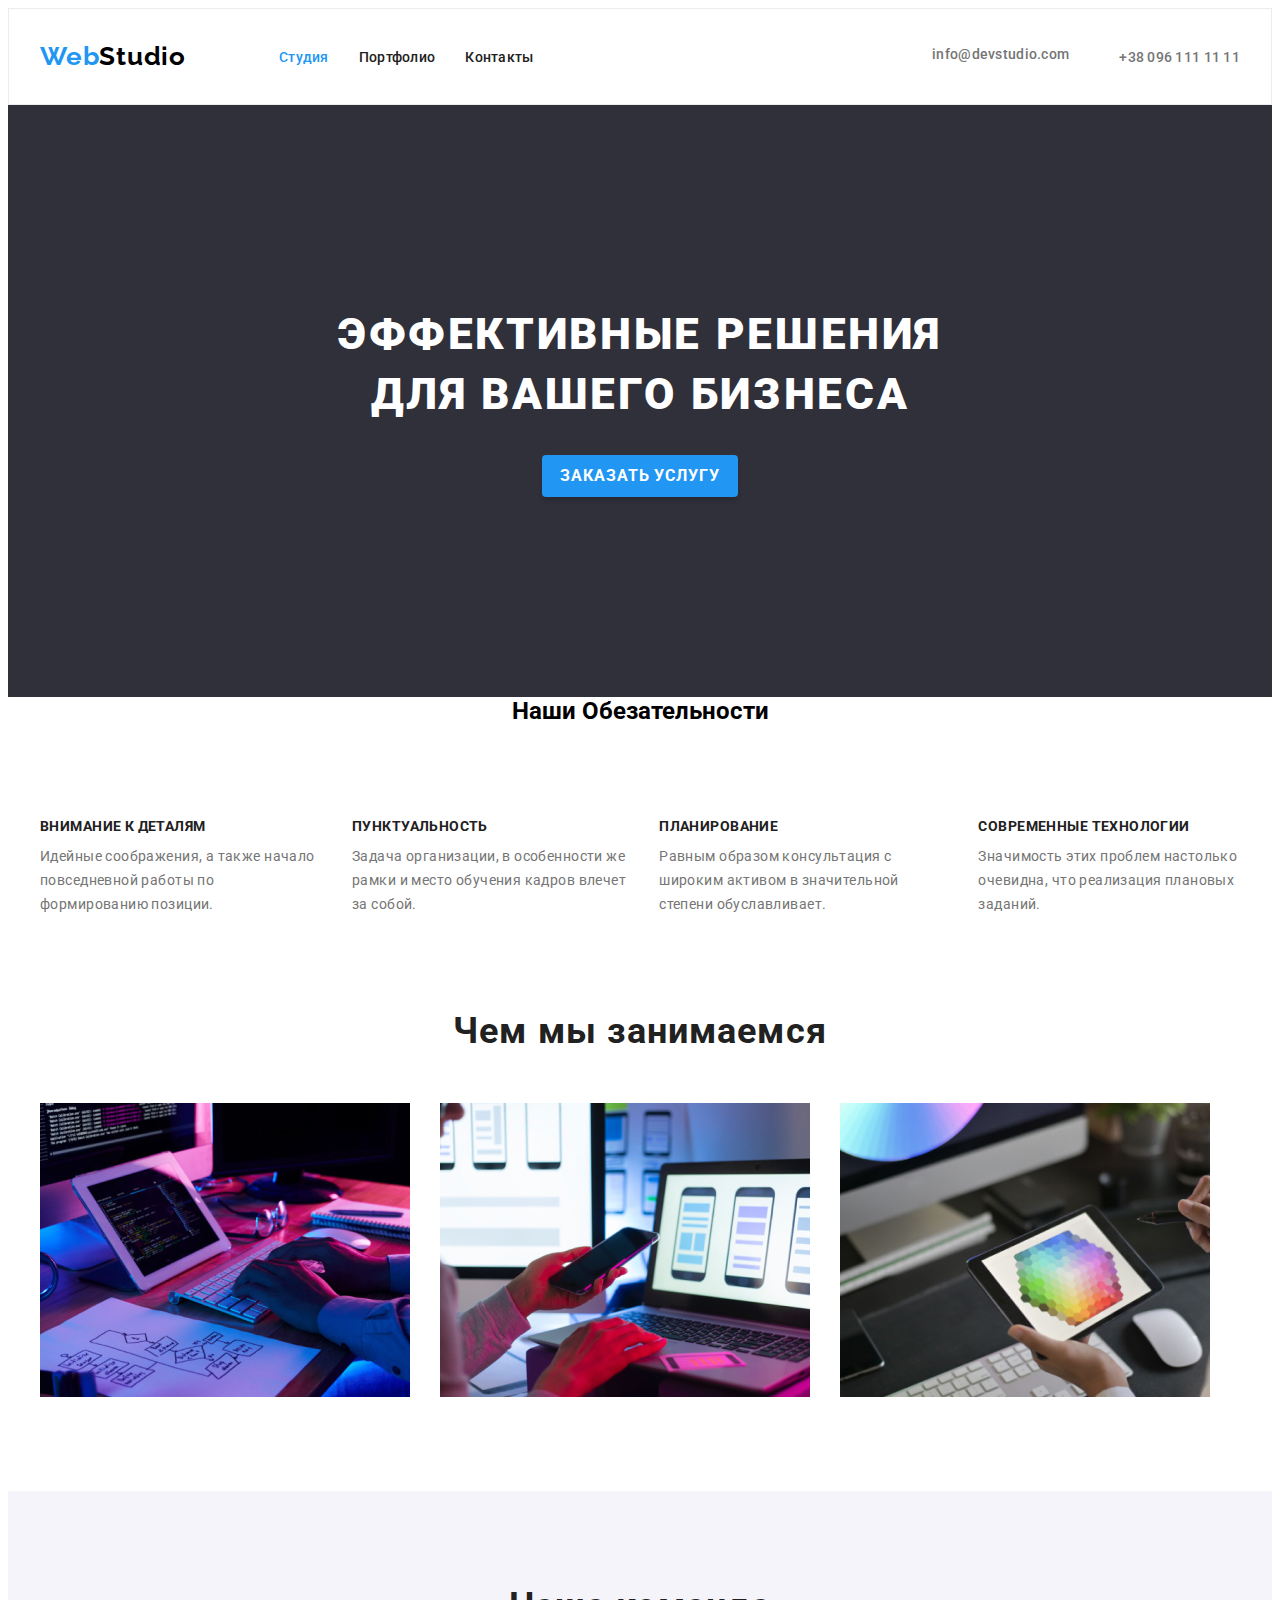
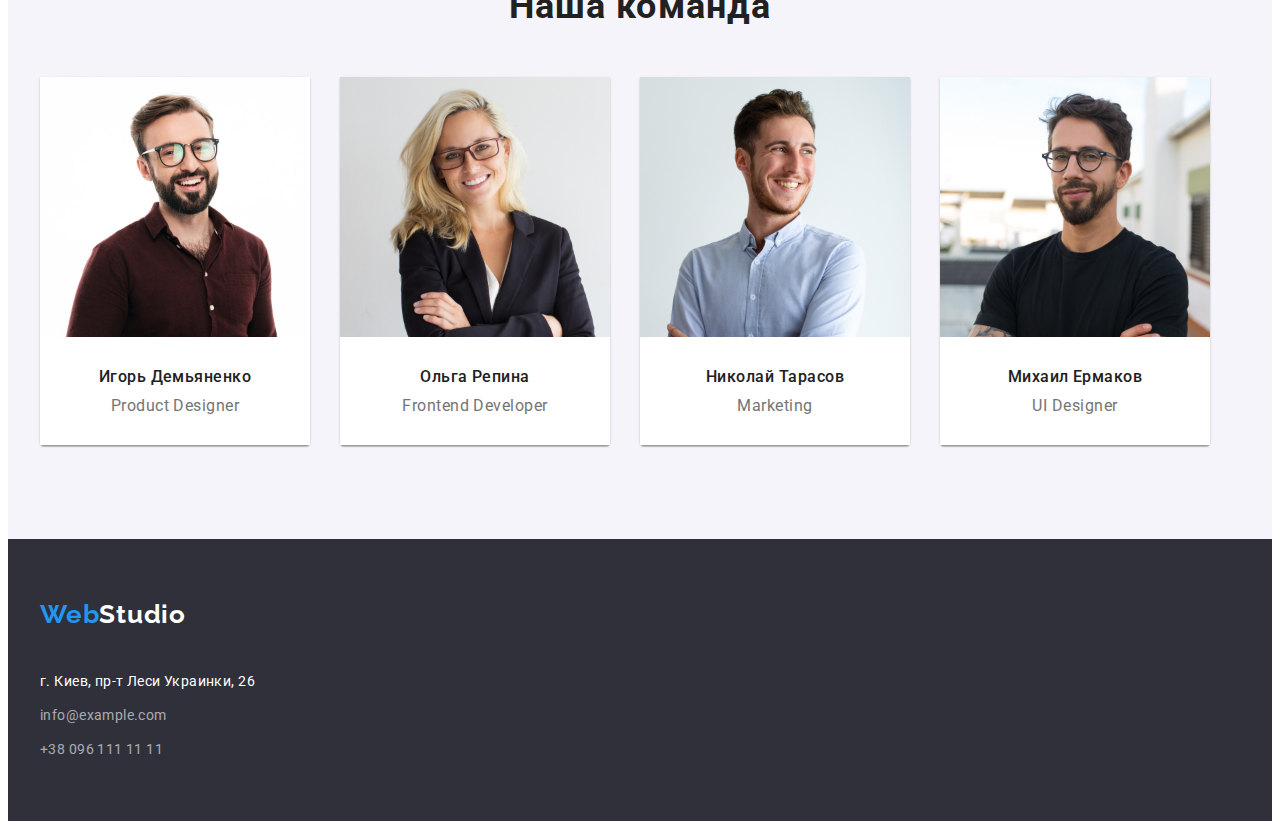
<file: index.html>
<!DOCTYPE html>
<html lang="ru">
<head>
    <meta charset="UTF-8">
    <meta http-equiv="X-UA-Compatible" content="IE=edge">
    <meta name="viewport" content="width=device-width, initial-scale=1.0">
    <title>Webstudio</title>
    <link href="https://fonts.googleapis.com/css2?family=Raleway:wght@700&family=Roboto:wght@400;500;700;900&display=swap"
        rel="stylesheet">
        <link rel="stylesheet" href="https://cdnjs.cloudflare.com/ajax/libs/modern-normalize/1.1.0/modern-normalize.min.css"
            integrity="sha512-wpPYUAdjBVSE4KJnH1VR1HeZfpl1ub8YT/NKx4PuQ5NmX2tKuGu6U/JRp5y+Y8XG2tV+wKQpNHVUX03MfMFn9Q=="
            crossorigin="anonymous" referrerpolicy="no-referrer" />
    <link rel="stylesheet" href="./css/styles.css">
</head>
<body>
                                <!-- ========= Header ========= -->
     <header class="header">
         <div class="container header-container">
        <a class="logo  link" href="./index.html"><span class="logo-site">Web</span>Studio</a>
         <nav class="navigation">
             <ul class="nav-list list">
                 <li class="nav-list-item"> <a class="nav-list-link link current" href="./index.html">Студия</a> </li>
                 <li class="nav-list-item"> <a class="nav-list-link link" href="./portfolio.html">Портфолио</a></li>
                 <li class="nav-list-item"> <a class="nav-list-link link" href="">Контакты</a></li>
             </ul>
         </nav>
         <ul class="main-conacts list">
             <li class="contact-number"><a class="contact-link link" href="mailto:info@devstudio.com">info@devstudio.com</a></li>
             <li class="contact-mail"><a class="contact-link link" href="tel:+380961111111">+38 096 111 11 11</a></li>
         </ul>
        </div>
     </header>
     <main>
       
                                <!-- ========= Hero ========= -->

     <section class="hero">
        <div class="container hero-container">
         <h1 class="hero-title">Эффективные решения <br>для вашего бизнеса</h1>
         <button class="hero-btn" type="button">Заказать услугу</button>
        </div>
            </section>


                                <!-- ========= Qualities ========= -->

    <section class="qualities ">

        <h2 class="caption">Наши Обезательности</h2>
        <div class="section container">
        <ul class="caption-list list">
        <li class="caption-list-item">
        <h3 class="caption-subtitle">Внимание к деталям</h3>
        <p class="caption-text">Идейные соображения, а также начало повседневной работы по формированию позиции.</p>
        </li>

        <li class="caption-list-item"">
        <h3 class="caption-subtitle">Пунктуальность</h3>
        <p class="caption-text">Задача организации, в особенности же рамки и место обучения кадров влечет за собой.</p>
        </li>

        <li class="caption-list-item">
        <h3 class="caption-subtitle">Планирование</h3>
        <p class="caption-text">Равным образом консультация с широким активом в значительной степени обуславливает.</p>
        </li>

        <li class="caption-list-item">
        <h3 class="caption-subtitle">Современные технологии</h3>
        <p class="caption-text">Значимость этих проблем настолько очевидна, что реализация плановых заданий.</p>
        </li>

        </ul>
        </div>

        </section>

                                <!-- ========= Obligation ========= -->

        <section class="obligation-section">
            
            <div class="container">
    <h2 class="obligation">Чем мы занимаемся</h2>

<ul  class="obligation-list list">
    <li class="obligation-list-item"><img src="./img/studio-1.jpg" class="obligation-photo" alt="печатает код" width="370" ></li>
    <li class="obligation-list-item"><img src="./img/studio-2.jpg" class="obligation-photo" alt="синхронизирует телефон с пк" width="370"></li>
    <li class="obligation-list-item"><img src="./img/studio-3.jpg" class="obligation-photo" alt="выбирает цвет" width="370"></li>
</ul>
</div>
    </section>

                                <!-- ========= Our Team ========= -->

    <section class="team-section">
        <div class="container section">
        <h2 class="subtitle ">Наша команда</h2>
<ul class="subtitle-list list">
    <li class="subtitle-list-item"><img src="./img/crew-1.jpg" alt="дизайнер" class="subtitle-photo" width="270">
        <div class="container-title">
        <h3 class="subtitle-text">Игорь Демьяненко</h3>
        
        <p class="subtitle-test-desk"  lang="en">Product Designer</p>
    </div>
    </li>

    <li class="subtitle-list-item"><img src="./img/crew-2.jpg" alt="фронтенд" class="subtitle-photo" width="270">
        <div class="container-title">
        <h3 class="subtitle-text">Ольга Репина</h3>
        <p class="subtitle-test-desk" lang="en">Frontend Developer</p>
    </div>
    </li>
    <li class="subtitle-list-item"><img src="./img/crew-3.jpg" alt="маркетинг" class="subtitle-photo" width="270">
        <div class="container-title">
        <h3 class="subtitle-text">Николай Тарасов</h3>
        <p class="subtitle-test-desk" lang="en">Marketing</p>
    <div>
    </li>
    </li>
    <li class="subtitle-list-item"><img src="./img/crew-4.jpg" alt="дизайнер интерфейса" class="subtitle-photo" width="270">
        <div class="container-title">
        <h3 class="subtitle-text">Михаил Ермаков</h3>
        <p class="subtitle-test-desk" lang="en">UI Designer</p>
    </div>
    </li>
</ul>
</div>
    </section>

   

                                <!-- ========= Footer ========= -->

    </main>
    <footer class="footer">
        <div class="container footer-section">
        <a class="footer-logo link" href="./index.html"><span class="logo-site-footer">Web</span>Studio</a>
        <address class="footer-addresses">
            <ul class="footer-list list">
                <li class="footer-list-item"><a class="footer-list-address link" href="https://goo.gl/maps/dBc9ygSWZL8AYV39A">г. Киев, пр-т Леси Украинки, 26</a></li>
                <li class="footer-list-item"><a class="footer-list-link link" href="mailto:info@example.com">info@example.com</a></li>
                <li class="footer-list-item"><a class="footer-list-link link" href="tel:+380991111111">+38 096 111 11 11</a></li>
            </ul>

        </address>
        </div>
    </footer>
</body>
</html>
</file>
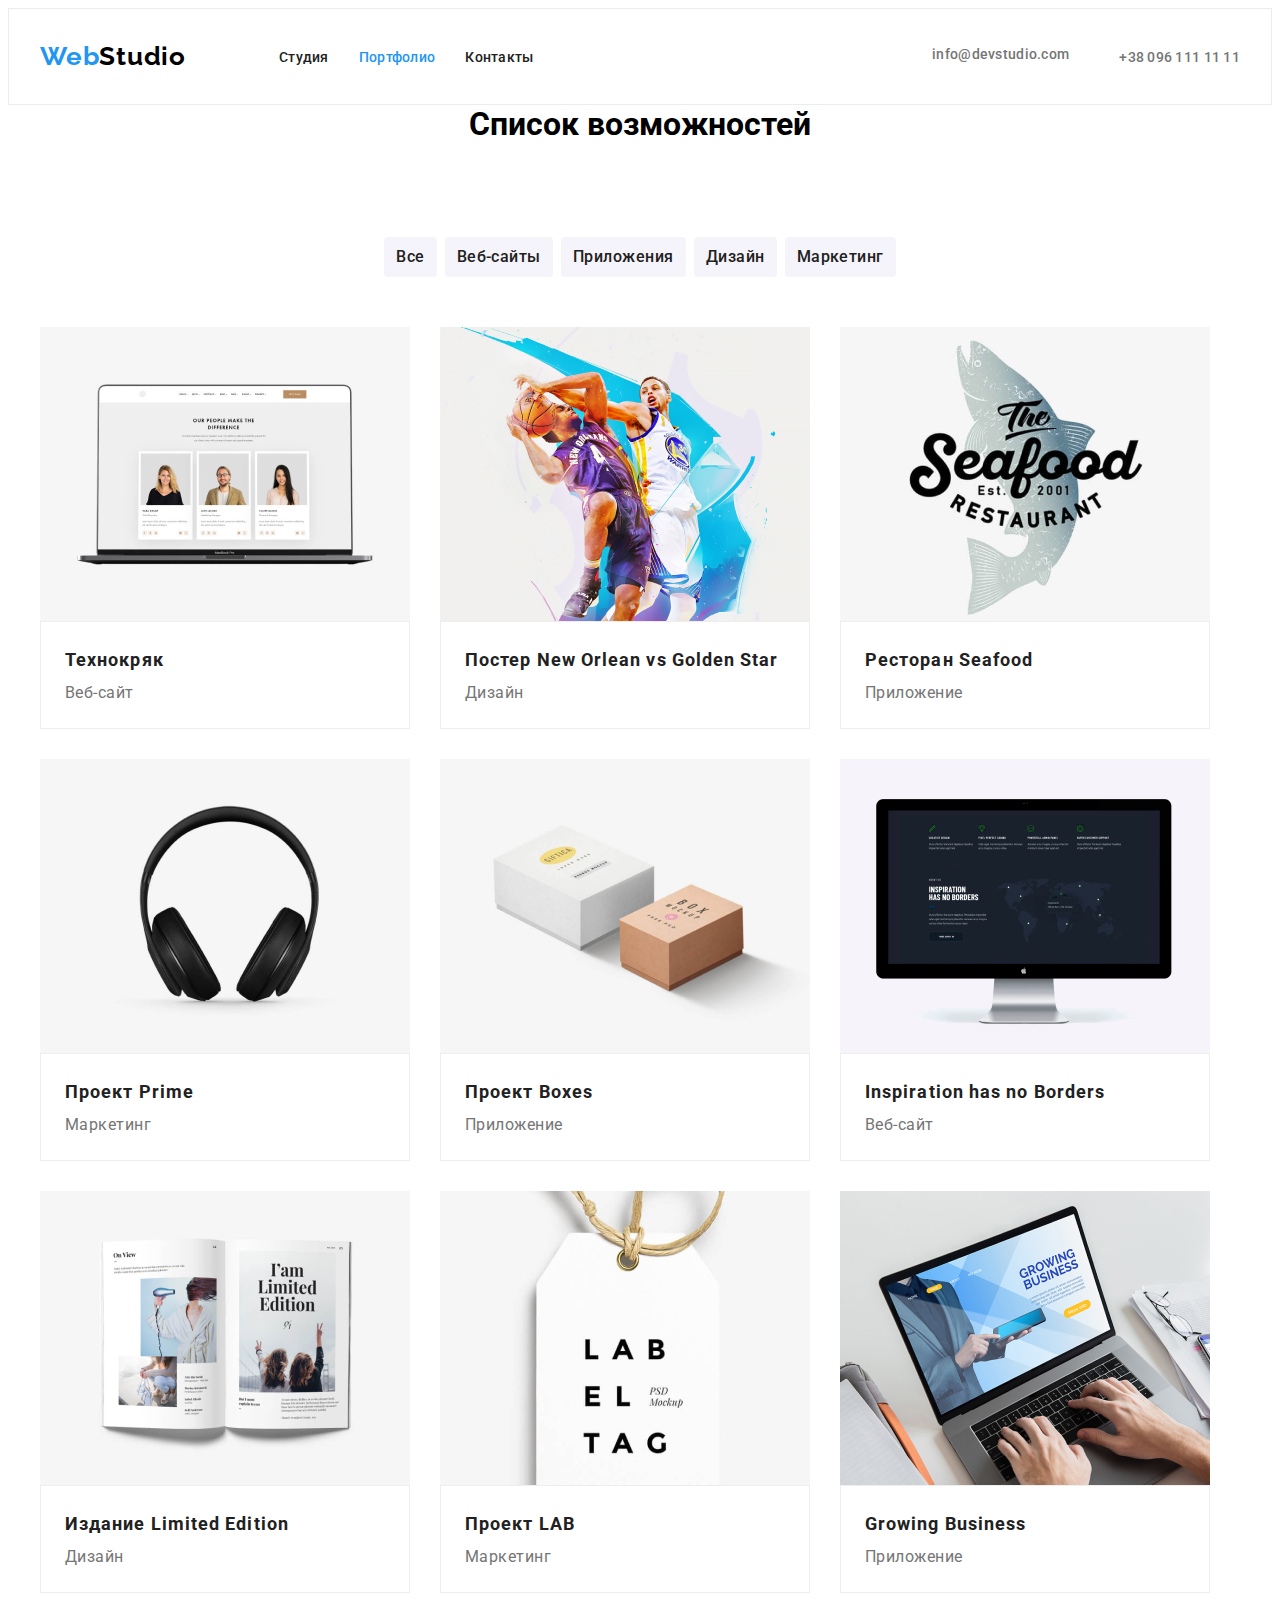
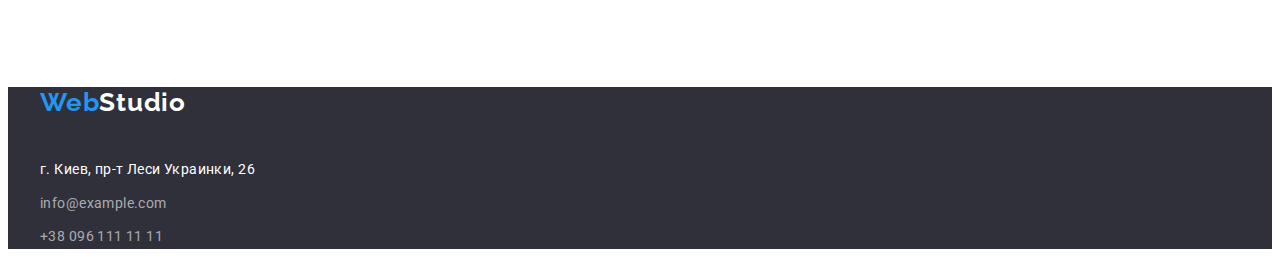
<file: portfolio.html>
<!DOCTYPE html>
<html lang="ru">

<head>
    <meta charset="UTF-8">
    <meta http-equiv="X-UA-Compatible" content="IE=edge">
    <meta name="viewport" content="width=device-width, initial-scale=1.0">
    <title>Portfolio</title>
    <link href="https://fonts.googleapis.com/css2?family=Raleway:wght@700&family=Roboto:wght@400;500;700;900&display=swap"
        rel="stylesheet">
        <link rel="stylesheet" href="https://cdnjs.cloudflare.com/ajax/libs/modern-normalize/1.1.0/modern-normalize.min.css"
            integrity="sha512-wpPYUAdjBVSE4KJnH1VR1HeZfpl1ub8YT/NKx4PuQ5NmX2tKuGu6U/JRp5y+Y8XG2tV+wKQpNHVUX03MfMFn9Q=="
            crossorigin="anonymous" referrerpolicy="no-referrer" />
    <link rel="stylesheet" href="./css/styles.css">
</head>

<body>
                                 <!-- ========= Header ========= -->
    <header class="header">
        <div class="container header-container">
            <a class="logo  link" href="./index.html"><span class="logo-site">Web</span>Studio</a>
            <nav class="navigation">
                <ul class="nav-list list">
                    <li class="nav-list-item"> <a class="nav-list-link link" href="./index.html">Студия</a> </li>
                    <li class="nav-list-item"> <a class="nav-list-link link current" href="./portfolio.html">Портфолио</a></li>
                    <li class="nav-list-item"> <a class="nav-list-link link" href="">Контакты</a></li>
                </ul>
            </nav>
            <ul class="main-conacts list">
                <li class="contact-number"><a class="contact-link link"
                        href="mailto:info@devstudio.com">info@devstudio.com</a></li>
                <li class="contact-mail"><a class="contact-link link" href="tel:+380961111111">+38 096 111 11 11</a></li>
            </ul>
        </div>
    </header>

                                 <!-- ========= Work ========= -->

    <main class="main-section">
        <section class="work">
           
            <h1 class="title-portfolio">Список возможностей</h1>
            <div class="container section">
            <ul class="portfolio-list list">
                <li class="portfolio-list-item"><button class="portfolio-btn" type="button">Все</button></li>
                <li class="portfolio-list-item"><button class="portfolio-btn" type="button">Веб-сайты</button></li>
                <li class="portfolio-list-item"><button class="portfolio-btn" type="button">Приложения</button></li>
                <li class="portfolio-list-item"><button class="portfolio-btn" type="button">Дизайн</button></li>
                <li class="portfolio-list-item"><button class="portfolio-btn" type="button">Маркетинг</button></li>
            </ul> 
            <ul class="main-list list">
               
                    <li class="main-list-item "><img src="./portfolio-img/web-1.jpg" alt="веб-страничка" class="list-photo" width="370">
                <div class="overtitle">
                    <h2 class="main-list-title">Технокряк</h2>
                    <p class="main-list-subtitle">Веб-сайт</p>
                </div>
                </li>


                <li class="main-list-item"><img src="./portfolio-img/design-1.jpg" alt="баскетболисты" class="list-photo" width="370"> 
                    <div class="overtitle">   
                    <h2 class="main-list-title" lang="en">Постер New Orlean vs Golden Star</h2>
                        <p class="main-list-subtitle">Дизайн</p>
                </div>
                    </li>
                    <li class="main-list-item "><img src="./portfolio-img/app-1.jpg" alt="ресторан" class="list-photo" width="370"> 
                    <div class="overtitle">
                    <h2 class="main-list-title">Ресторан Seafood</h2>
                    <p class="main-list-subtitle">Приложение</p>
                </div>
                </li>
                    <li class="main-list-item "><img src="./portfolio-img/marketing-1.jpg" alt="наушники" class="list-photo" width="370">
                        <div class="overtitle">
                        <h2 class="main-list-title">Проект Prime</h2>
                        <p class="main-list-subtitle">Маркетинг</p>
                    </div>
                    </li>
                        <li class="main-list-item "><img src="./portfolio-img/app-2.jpg" alt="коробки" class="list-photo" width="370">
                            <div class="overtitle">
                                    <h2 class="main-list-title">Проект Boxes</h2>
                    <p class="main-list-subtitle">Приложение</p>
                </div>
                </li>
                <li class="main-list-item "><img src="./portfolio-img/web-2.jpg" alt="другая часть веб-сайта" class="list-photo" width="370">
                    <div class="overtitle">
                    <h2 class="main-list-title" lang="en">Inspiration has no Borders</h2>
                <p class="main-list-subtitle">Веб-сайт</p>
                </div>
         
        </li>
   
                    <li class="main-list-item "><img src="./portfolio-img/design-2.jpg" alt="журнал" class="list-photo" width="370">
                        <div class="overtitle">
                                    <h2 class="main-list-title">Издание Limited Edition</h2>
                    <p class="main-list-subtitle">Дизайн</p>
                </div>
                </li>

                     <li class="main-list-item "><img src="./portfolio-img/marketing-2.jpg" alt="информация про продукт" class="list-photo" width="370">
                    <div class="overtitle">
                 <h2 class="main-list-title">Проект LAB</h2>
                <p class="main-list-subtitle">Маркетинг</p>
                </div>
            </li>

                    <li class="main-list-item "><img src="./portfolio-img/app-3.jpg" alt="живая страничка сайта" width="370">
                        <div class="overtitle">
                                    <h2 class="main-list-title" lang="en">Growing Business</h2>
                    <p class="main-list-subtitle">Приложение</p>
                </div>
                </li>

            </div>
        </section>

    </main>


                                <!-- ========= Footer ========= -->


<footer class="footer">
    <div class="container">
    <a class="footer-logo link" href="./index.html"><span class="logo-site-footer">Web</span>Studio</a>
    <address class="footer-addresses">
        <ul class="footer-list list">
            <li class="footer-list-item"><a class="footer-list-address link"
                    href="https://goo.gl/maps/dBc9ygSWZL8AYV39A">г. Киев, пр-т Леси Украинки, 26</a></li>
            <li class="footer-list-item"><a class="footer-list-link link"
                    href="mailto:info@example.com">info@example.com</a></li>
            <li class="footer-list-item"><a class="footer-list-link link" href="tel:+380991111111">+38 096 111 11 11</a>
            </li>
        </ul>

    </address>
    </div>
</footer>
    </body>
    
    </html>
</file>
<file: css/styles.css>
:root {
  --primary-font-family: "Roboto", sans-serif;
  --secondary-font-family: "Raleway", sans-serif;
  --primary-text-color-dark: #212121;
  --primary-text-color-light: #757575;
  --secondary-text-color-light: #ffffff;
  --third-text-color-light: #f5f4fa;
  --accent-color: #2196f3;
}
body {
  font-family: "Roboto", sans-serif;
}
h1,
h2,
h3,
h4,
h5,
h6,
p {
  margin-top: 0;
  margin-bottom: 0;
}
ul,
ol {
  padding-left: 0;
  margin-top: 0;
  margin-bottom: 0;
}
img {
  display: block;
}
.list {
  list-style: none;
}
.link {
  text-decoration: none;
}

/* ========= Start Components ========= */

.logo {
  font-family: var(--secondary-font-family);
  font-weight: 700;
  font-size: 26px;
  line-height: 1.19;
  letter-spacing: 0.03em;
  color: #000000;
}
.logo-site {
  font-family: var(--secondary-font-family);
  font-weight: 700;
  font-size: 26px;
  line-height: 1.19;
  letter-spacing: 0.03em;
  color: var(--accent-color);
}
.section {
  padding-top: 94px;
  padding-bottom: 94px;
}

/* ========= End Components ========= */

/* ========= Start Header ========= */
.header {
  border: 1px solid #ececec;
}
.header-container {
  background-color: var(--secondary-text-color-light);
  display: flex;
  flex-direction: row;
  align-items: center;
  margin: 0;
  padding: 32px 0;
}
.container {
  width: 1200px;
  padding-left: 15px;
  padding-right: 15px;
  margin-left: auto;
  margin-right: auto;
}

.navigation {
  display: flex;
  flex-direction: row;
  margin-left: 93px;
}
.nav-list {
  display: flex;
  flex-direction: row;
}
.nav-list-item:not(:last-child) {
  margin-right: 30px;
}
.nav-list-link {
  padding-top: 32px;
  padding-bottom: 32px;
}
.nav-list-link {
  font-weight: 500;
  font-size: 14px;
  line-height: 1.14;
  letter-spacing: 0.02em;
  color: #212121;
}
.nav-list-link:hover,
.nav-list-link:focus {
  color: var(--accent-color);
}
.current {
  color: var(--accent-color);
}
.main-conacts {
  display: flex;
  flex-direction: row;
  margin-left: auto;
}
.contact-number {
  margin-left: 0;
  display: flex;
  justify-content: flex-end;
}
.contact-mail {
  margin-left: 50px;
}

.contact-link {
  font-weight: 500;
  font-size: 14px;
  line-height: 1.14;
  letter-spacing: 0.02em;

  color: var(--primary-text-color-light);
}
.contact-link:hover,
.contact-link:focus {
  color: var(--accent-color);
}

/* ========= End Header ========= */

/* ========= Start Hero ========= */
.hero {
  background-color: #2f303a;
  padding-top: 200px;
  padding-bottom: 200px;
}
.hero-container {
  display: flex;
  flex-direction: column;
  justify-content: center;
  align-items: center;
}
.hero-title {
  margin-bottom: 30px;
  font-weight: 900;
  font-size: 44px;
  line-height: 1.36;
  text-align: center;
  letter-spacing: 0.06em;
  text-transform: uppercase;
  color: var(--secondary-text-color-light);
}
.hero-btn {
  min-height: 40px;
  padding: 6px 18px;
  font-family: inherit;
  font-weight: 700;
  font-size: 16px;
  line-height: 1.88;
  letter-spacing: 0.06em;
  text-transform: uppercase;
  background-color: var(--accent-color);
  box-shadow: 0px 4px 4px rgba(0, 0, 0, 0.15);
  border: none;
  border-radius: 4px;
  cursor: pointer;

  color: var(--secondary-text-color-light);
}
.hero-btn:hover,
.hero-btn:focus {
  background-color: #188ce8;
  color: var(--secondary-text-color-light);
}
/* ========= End Hero ========= */

/* ========= Start Obligation  ========= */
.obligation {
  margin-bottom: 50px;
  font-weight: 700;
  font-size: 36px;
  line-height: 1.17;
  text-align: center;
  letter-spacing: 0.03em;
  color: var(--primary-text-color-dark);
}
.obligation-list {
  display: flex;
  flex-direction: row;
  padding-bottom: 94px;
}
.obligation-list-item:not(:first-child) {
  margin-left: 30px;
}
.caption {
  display: flex;
  justify-content: center;
}

.caption-list {
  display: flex;
  flex-direction: row;
  margin-top: -30px;
  margin-left: -30px;
}
.caption-list-item {
  flex-basis: calc((100%-120) / 4);
  margin-top: 30px;
  margin-left: 30px;
}
.caption-list-item {
}
.caption-subtitle {
  display: flex;
  flex-direction: row;
  margin-bottom: 10px;
  font-weight: 700;
  font-size: 14px;
  line-height: 1.14;
  letter-spacing: 0.03em;
  text-transform: uppercase;
  color: var(--primary-text-color-dark);
}
.caption-text {
  /* margin-bottom: 94px; */
  font-weight: 400;
  font-size: 14px;
  line-height: 1.71;
  letter-spacing: 0.03em;
  color: var(--primary-text-color-light);
}

/* ========= End Obligation ========= */

/* ========= Start Team ========= */
.team-section {
  background-color: #f5f4fa;
}
.subtitle-list {
  display: flex;
  flex-direction: row;
  margin-top: -30px;
  margin-left: -30px;
}
.subtitle-list-item {
  flex-basis: calc((100%-120) / 4);
  margin-top: 30px;
  margin-left: 30px;
  box-shadow: 0px 1px 3px rgba(0, 0, 0, 0.12), 0px 1px 1px rgba(0, 0, 0, 0.14),
    0px 2px 1px rgba(0, 0, 0, 0.2);
  border-radius: 0px 0px 4px 4px;
}
.subtitle {
  margin-bottom: 50px;
  font-weight: 700;
  font-size: 36px;
  line-height: 1.17;
  text-align: center;
  letter-spacing: 0.03em;
  color: var(--primary-text-color-dark);
}
/* .subtitle-photo {
  margin-bottom: 30px;
} */
.container-title {
  padding-top: 30px;
  padding-bottom: 30px;
  background-color: #fff;
}
.subtitle-text {
  margin-bottom: 10px;
  font-weight: 500;
  font-size: 16px;
  line-height: 1.19;
  text-align: center;
  letter-spacing: 0.03em;
  color: var(--primary-text-color-dark);
}
.subtitle-test-desk {
  font-weight: 400;
  font-size: 16px;
  line-height: 1.19;
  text-align: center;
  letter-spacing: 0.03em;
  color: var(--primary-text-color-light);
}
/* ========= End Team ========= */

/* ========= Start Footer ========= */
.footer-section {
  padding-top: 60px;
  padding-bottom: 60px;
}
.footer {
  background-color: #2f303a;
}
.footer-logo {
  display: inline-block;
  margin-bottom: 20px;
  font-family: var(--secondary-font-family);
  font-weight: 700;
  font-size: 26px;
  line-height: 1.19;
  letter-spacing: 0.03em;
  color: var(--secondary-text-color-light);
}
.logo-site-footer {
  display: inline-block;
  margin-bottom: 20px;
  font-family: var(--secondary-font-family);
  font-weight: 700;
  font-size: 26px;
  line-height: 1.19;
  letter-spacing: 0.03em;
  color: var(--accent-color);
}

.footer-list-item:not(:last-child) {
  display: flex;
  flex-direction: column;
  margin-bottom: 10px;
}

.footer-list-address {
  font-style: normal;
  font-weight: 400;
  font-size: 14px;
  line-height: 1.71;
  letter-spacing: 0.03em;
  color: var(--secondary-text-color-light);
}
.footer-list-address:hover,
.footer-list-address:focus {
  color: var(--accent-color);
}
.footer-list-link {
  font-style: normal;
  font-weight: 400;
  font-size: 14px;
  line-height: 1.71;
  letter-spacing: 0.03em;
  color: rgba(255, 255, 255, 0.6);
}
.footer-list-link:hover,
.footer-list-link:focus {
  color: var(--accent-color);
}

/* ========= End Footer ========= */

/* ========= Portfolio Html ========= */

.main-section {
  background-color: var(--secondary-text-color-light);
}

/* ========= Start Work ========= */
.title-portfolio {
  display: flex;
  justify-content: center;
}
.portfolio-list {
  display: flex;
  flex-direction: row;
  justify-content: center;
  margin-bottom: 50px;
}
.portfolio-list-item:not(:first-child) {
  margin-left: 8px;
}
.portfolio-btn {
  min-height: 40px;
  padding: 4px 12px;

  border: 0;
  border-radius: 4px;

  font-family: inherit;
  font-weight: 500;
  font-size: 16px;
  line-height: 1.63;
  text-align: center;
  letter-spacing: 0.03em;
  color: var(--primary-text-color-dark);
  background-color: var(--third-text-color-light);
  cursor: pointer;
}
.portfolio-btn:hover,
.portfolio-btn:focus {
  color: var(--secondary-text-color-light);
  background-color: var(--accent-color);
  box-shadow: 0px 3px 1px rgba(0, 0, 0, 0.1), 0px 1px 2px rgba(0, 0, 0, 0.08),
    0px 2px 2px rgba(0, 0, 0, 0.12);
}
.main-list {
  display: flex;
  flex-wrap: wrap;
  margin-top: -30px;
  margin-left: -30px;
}
.main-list-item {
  flex-basis: calc((100%-90) / 3);
  margin-top: 30px;
  margin-left: 30px;
}
.overtitle {
  background: #ffffff;
  border: 1px solid #eeeeee;
  box-sizing: border-box;
  padding: 20px 24px;
}
.main-list-title {
  font-weight: 700;
  font-size: 18px;
  line-height: 2;
  letter-spacing: 0.06em;
  color: var(--primary-text-color-dark);
}
.main-list-subtitle {
  font-weight: 400;
  font-size: 16px;
  line-height: 1.87;
  letter-spacing: 0.03em;
  color: var(--primary-text-color-light);
}
</file>
